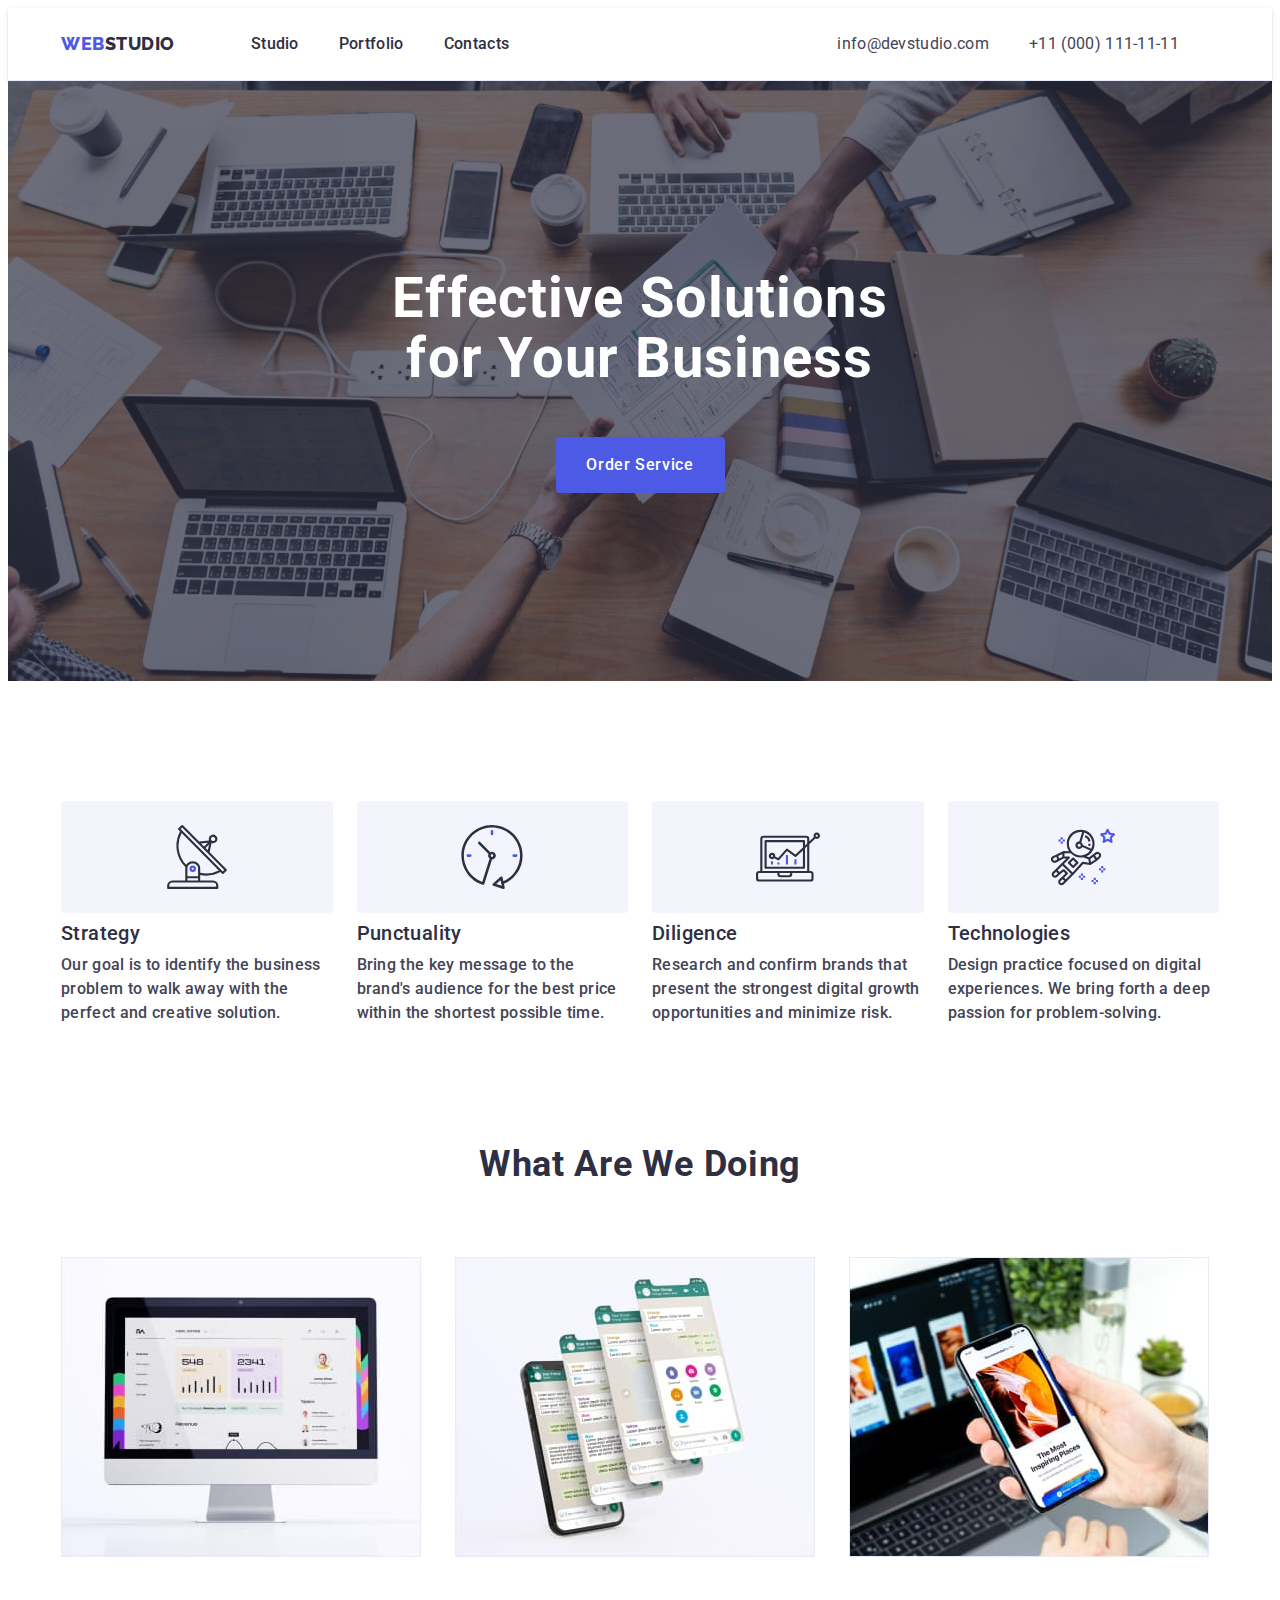
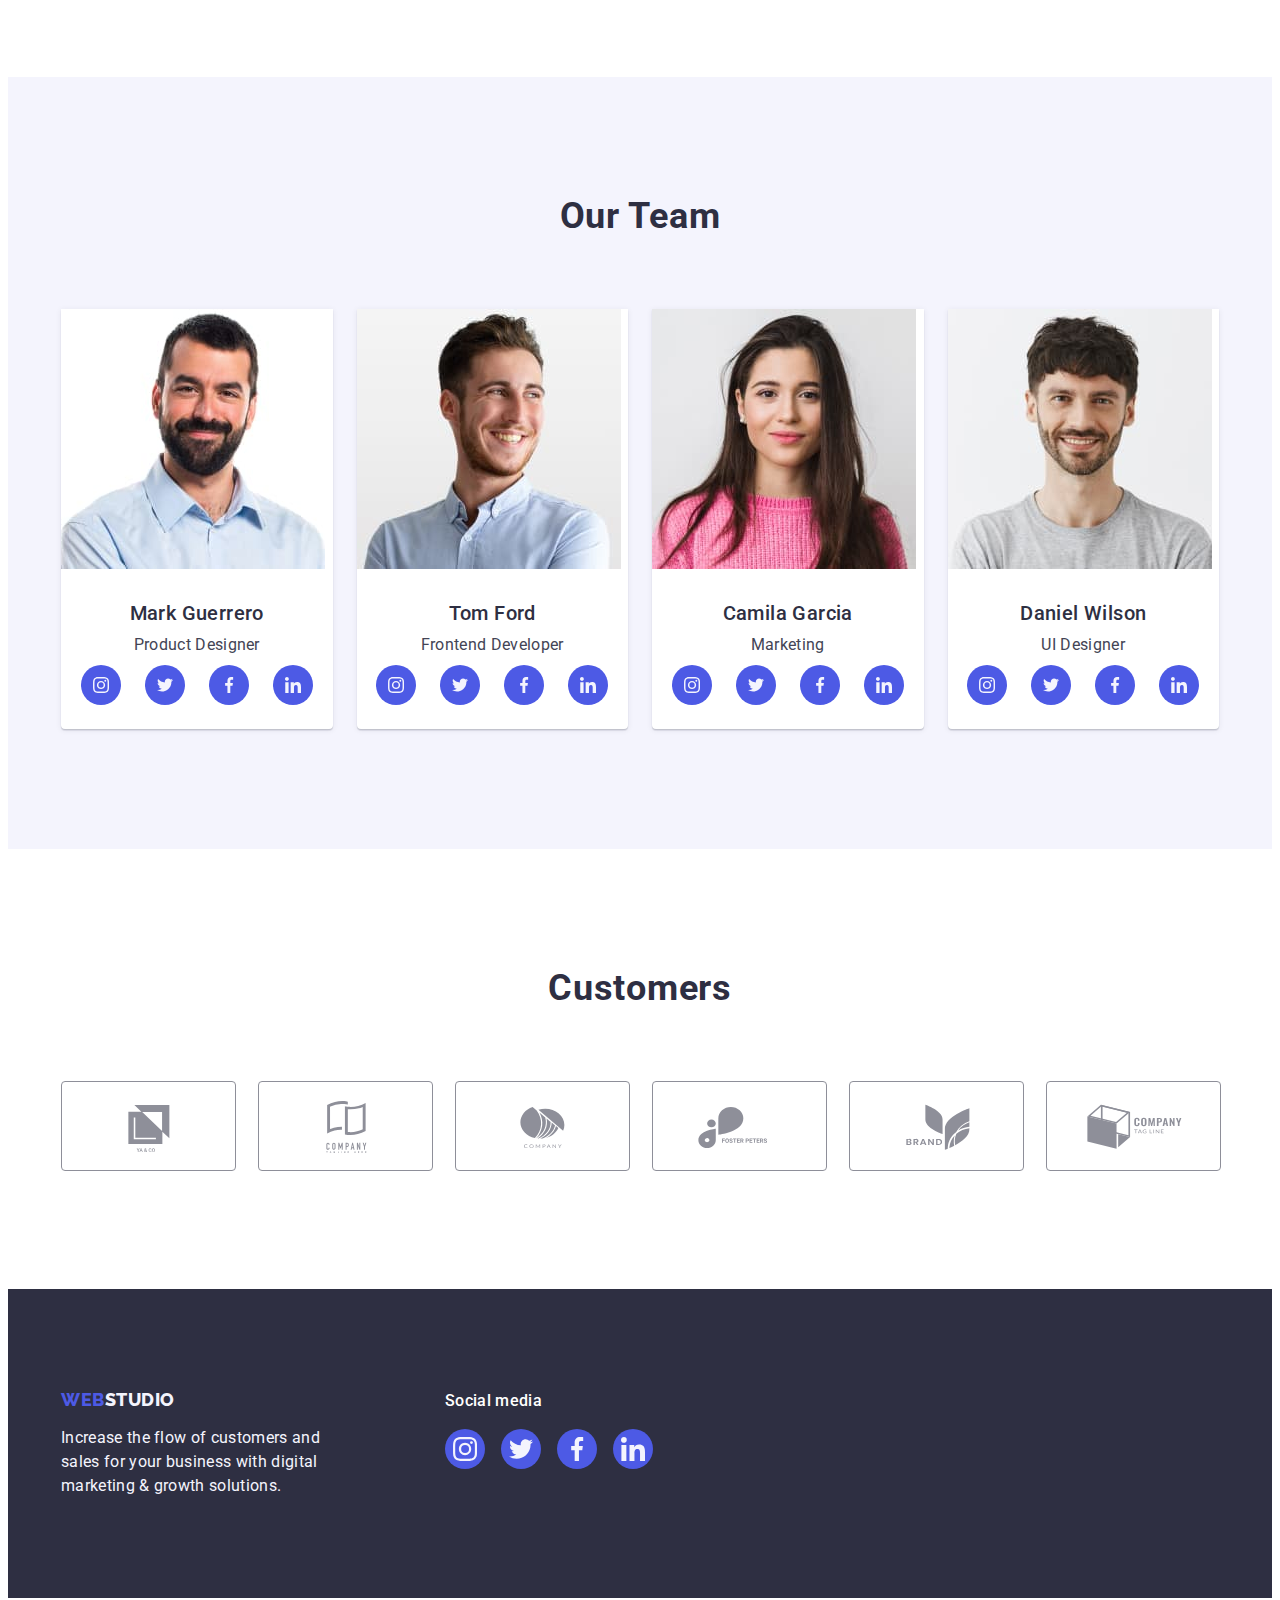
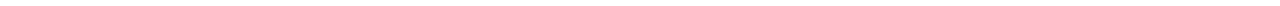
<file: index.html>
<!DOCTYPE html>
<html lang="en">
  <head>
    <title>Effective sollutions for business</title>
    <link rel="preconnect" href="https://fonts.googleapis.com">
    <link rel="preconnect" href="https://fonts.gstatic.com" crossorigin>
    <link href="https://fonts.googleapis.com/css2?family=Raleway:wght@800&family=Roboto:wght@400;500;700;900&display=swap"
      rel="stylesheet">
    <link rel="stylesheet" href="https://cdnjs.cloudflare.com/ajax/libs/modern-normalize/2.0.0/modern-normalize.min.css"
      integrity="sha512-4xo8blKMVCiXpTaLzQSLSw3KFOVPWhm/TRtuPVc4WG6kUgjH6J03IBuG7JZPkcWMxJ5huwaBpOpnwYElP/m6wg=="
      crossorigin="anonymous" referrerpolicy="no-referrer" />
    <link rel="stylesheet" href="./css/styles.css">
  </head>
  <body>
    <header class="header">
      <div class="div-container container">
      <nav class="nav-header">
        <a class="logo link" href="./index.html"
          >Web<span class="logo-studio">Studio</span></a
        >
        <ul class="list nav-list">
          <li>
            <a class="link nav-link" href="./index.html">Studio</a></li>
          <li>
            <a class="link nav-link" href="./portfolio.html">Portfolio</a>
          </li>
          <li><a class="link nav-link" href="">Contacts</a></li>
        </ul>
      </nav>
      <address class="address">
        <ul class="list address-list">
          <li>
            <a class="link address-link" href="mailto:info@devstudio.com"
              >info@devstudio.com</a
            >
          </li>
          <li>
            <a class="link address-link" href="tel:+110001111111"
              >+11 (000) 111-11-11</a
            >
          </li>
        </ul>
      </address>
      </div>
    </header>
    <main>
        <section class="section-one">
          <div class="container">
        <h1 class="section-one-text">Effective Solutions for Your Business</h1>
        <button type="button" class="button">Order Service</button>
        </div>
        </section>
      <section class="section-two">
        <div class="container">
        <h2 class="section-two-text visually-hidden">Our values</h2>
        <ul class="list list-section-two">
          <li class="section-two-item">
           <div class="section-two-icons">
            <svg width="64" height="64">
              <use href="./images/icons.svg#icon-antenna"></use>
            </svg>
            </div>
            <h3 class="section-two-header">Strategy</h3>
            <p class="section-two-paragraph">
              Our goal is to identify the business problem to walk away with the
              perfect and creative solution.
            </p>
          </li>
          <li class="section-two-item">
            <div class="section-two-icons">
            <svg width="64" height="64">
              <use href="./images/icons.svg#icon-clock"></use>
            </svg>
            </div>
            <h3 class="section-two-header">Punctuality</h3>
            <p class="section-two-paragraph">
              Bring the key message to the brand's audience for the best price
              within the shortest possible time.
            </p>
          </li>
          <li class="section-two-item">
            <div class="section-two-icons">
            <svg width="64" height="64">
              <use href="./images/icons.svg#icon-diagram"></use>
            </svg>
            </div>
            <h3 class="section-two-header">Diligence</h3>
            <p class="section-two-paragraph">
              Research and confirm brands that present the strongest digital
              growth opportunities and minimize risk.
            </p>
          </li>
          <li class="section-two-item">
            <div class="section-two-icons">
            <svg width="64" height="64">
              <use href="./images/icons.svg#icon-astronaut "></use>
            </svg>
            </div>
            <h3 class="section-two-header">Technologies</h3>
            <p class="section-two-paragraph">
              Design practice focused on digital experiences. We bring forth a
              deep passion for problem-solving.
            </p>
          </li>
        </ul>
        </div>
      </section>
      <section class="section-three">
        <div class="container">
        <h2 class="section-three-text">What are we doing</h2>
        <ul class="list list-section-three">
          <li class="section-three-item">
            <img
              src="./images/hw1/1/img1.jpg"
              alt="screen of computer"
              width="360"
              height="300"
            />
          </li>
          <li class="section-three-item">
            <img
              src="./images/hw1/1/img2.jpg"
              alt="four phones"
              width="360"
              height="300"
            />
          </li>
          <li class="section-three-item">
            <img
              src="./images/hw1/1/img3.jpg"
              alt="phone in hand and laptop"
              width="360"
              height="300"
            />
          </li>
        </ul>
        </div>
      </section>
      <section class="section-four">
        <div class="container">
        <h2 class="section-four-text">Our Team</h2>
        <ul class="list section-four-list">
          <li class="section-four-item">
            <img
              src="./images/hw1/2/img1.jpg"
              alt="bearded man in blue shirt"
              width="264"
              height="260"
            />
            <div class="name-and-position">
            <h3 class="section-four-header">Mark Guerrero</h3>
            <p class="section-four-paragraph">Product Designer</p>
            <ul class="list section-four-list">
              <li class="section-four-icons">
                <a href="" class="section-four-icons-list">
                <svg class="section-four-svg" width="16" height="16">
              <use href="./images/icons.svg#icon-instagram-team"></use>
            </svg>
            </a>
            </li>
            <li class="section-four-icons">
              <a href="" class="section-four-icons-list">
            <svg class="section-four-svg" width="16" height="16">
              <use href="./images/icons.svg#icon-twitter-team"></use>
            </svg>
            </a>
            </li>
            <li class="section-four-icons">
              <a href="" class="section-four-icons-list">
            <svg class="section-four-svg" width="16" height="16">
              <use href="./images/icons.svg#icon-facebook-team"></use>
            </svg>
            </a>
            </li>
            <li class="section-four-icons">
              <a href="" class="section-four-icons-list">
            <svg class="section-four-svg" width="16" height="16">
              <use href="./images/icons.svg#icon-linkedin-team"></use>
            </svg>
            </a>
            </li>
            </ul>
            </div>
          </li>
          <li class="section-four-item">
            <img
              src="./images/hw1/2/img2.jpg"
              alt="young smiling man in shirt"
              width="264"
              height="260"
            />
            <div class="name-and-position">
            <h3 class="section-four-header">Tom Ford</h3>
            <p class="section-four-paragraph">Frontend Developer</p>
            <ul class="list section-four-list">
              <li class="section-four-icons">
                <a href="" class="section-four-icons-list">
                  <svg class="section-four-svg" width="16" height="16">
                    <use href="./images/icons.svg#icon-instagram-team"></use>
                  </svg>
                </a>
              </li>
              <li class="section-four-icons">
                <a href="" class="section-four-icons-list">
                  <svg class="section-four-svg" width="16" height="16">
                    <use href="./images/icons.svg#icon-twitter-team"></use>
                  </svg>
                </a>
              </li>
              <li class="section-four-icons">
                <a href="" class="section-four-icons-list">
                  <svg class="section-four-svg" width="16" height="16">
                    <use href="./images/icons.svg#icon-facebook-team"></use>
                  </svg>
                </a>
              </li>
              <li class="section-four-icons">
                <a href="" class="section-four-icons-list">
                  <svg class="section-four-svg" width="16" height="16">
                    <use href="./images/icons.svg#icon-linkedin-team"></use>
                  </svg>
                </a>
              </li>
            </ul>
            </div>
          </li>
          <li class="section-four-item">
            <img
              src="./images/hw1/2/img3.jpg"
              alt="young woman in pink sweater"
              width="264"
              height="260"
            />
            <div class="name-and-position">
            <h3 class="section-four-header">Camila Garcia</h3>
            <p class="section-four-paragraph">Marketing</p>
          <ul class="list section-four-list">
            <li class="section-four-icons">
              <a href="" class="section-four-icons-list">
                <svg class="section-four-svg" width="16" height="16">
                  <use href="./images/icons.svg#icon-instagram-team"></use>
                </svg>
              </a>
            </li>
            <li class="section-four-icons">
              <a href="" class="section-four-icons-list">
                <svg class="section-four-svg" width="16" height="16">
                  <use href="./images/icons.svg#icon-twitter-team"></use>
                </svg>
              </a>
            </li>
            <li class="section-four-icons">
              <a href="" class="section-four-icons-list">
                <svg class="section-four-svg" width="16" height="16">
                  <use href="./images/icons.svg#icon-facebook-team"></use>
                </svg>
              </a>
            </li>
            <li class="section-four-icons">
              <a href="" class="section-four-icons-list">
                <svg class="section-four-svg" width="16" height="16">
                  <use href="./images/icons.svg#icon-linkedin-team"></use>
                </svg>
              </a>
            </li>
          </ul>
            </div>
          </li>
          <li class="section-four-item">
            <img
              src="./images/hw1/2/img4.jpg"
              alt="young smiling man in grey t-shirt"
              width="264"
              height="260"
            />
            <div class="name-and-position">
            <h3 class="section-four-header">Daniel Wilson</h3>
            <p class="section-four-paragraph">UI Designer</p>
          <ul class="list section-four-list">
            <li class="section-four-icons">
              <a href="" class="section-four-icons-list">
                <svg class="section-four-svg" width="16" height="16">
                  <use href="./images/icons.svg#icon-instagram-team"></use>
                </svg>
              </a>
            </li>
            <li class="section-four-icons">
              <a href="" class="section-four-icons-list">
                <svg class="section-four-svg" width="16" height="16">
                  <use href="./images/icons.svg#icon-twitter-team"></use>
                </svg>
              </a>
            </li>
            <li class="section-four-icons">
              <a href="" class="section-four-icons-list">
                <svg class="section-four-svg" width="16" height="16">
                  <use href="./images/icons.svg#icon-facebook-team"></use>
                </svg>
              </a>
            </li>
            <li class="section-four-icons">
              <a href="" class="section-four-icons-list">
                <svg class="section-four-svg" width="16" height="16">
                  <use href="./images/icons.svg#icon-linkedin-team"></use>
                </svg>
              </a>
            </li>
          </ul>
            </div>
          </li>
        </ul>
        </div>
      </section>
      <section class="section-five">
        <div class="container">
          <h2 class="section-five-text">Customers</h2>
          <ul class="list section-five-list">
            <li class="section-five-item">
              <a href="" class="section-five-link">
                <svg class="section-five-svg"
                width="104"
                height="56">
                  <use href="./images/icons.svg#icon-customer-one"></use>
                </svg>
                </a>
            </li>
                <li class="section-five-item">
                <a href="" class="section-five-link">
                <svg class="section-five-svg"
                width="104"
                height="56">
                  <use href="./images/icons.svg#icon-customer-two"></use>
                </svg>
                </a>
              </li>
               <li class="section-five-item">
                <a href="" class="section-five-link">
                <svg class="section-five-svg"
                width="104"
                height="56">
                  <use href="./images/icons.svg#icon-customer-three"></use>
                </svg>
                </a>
              </li>
                <li class="section-five-item">
                  <a href="" class="section-five-link">
                  <svg class="section-five-svg"
                  width="104"
                height="56">
                  <use href="./images/icons.svg#icon-customer-four"></use>
                </svg>
                </a>
                </li>
                <li class="section-five-item">
                <a href="" class="section-five-link">
                <svg class="section-five-svg"
                width="104"
                height="56">
                  <use href="./images/icons.svg#icon-customer-five"></use>
                </svg>
                </a>
                </li>
                <li class="section-five-item">
                <a href="" class="section-five-link">
                <svg class="section-five-svg"
                width="104"
                height="56">
                  <use href="./images/icons.svg#icon-customer-six"></use>
                </svg>
                </a>
                </li>
                </ul>
        </div>
      </section>
    </main>
    <footer class="footer">
      <div class="container footer-container">
        <div class="footer-container-div-first">
      <a class="logo link logo-link-footer" href="./index.html"
        >Web<span class="logo-studio-footer">Studio</span></a>
      <p class="logo-footer">
        Increase the flow of customers and sales for your business with digital
        marketing & growth solutions.
      </p>
      </div>
      <div>
        <p class="social-media-footer">Social media</p>
        <ul class="list social-media-footer-list">
          <li class="footer-social-media-icons">
            <a href="" class="footer-social-media-icons-list">
            <svg class="footer-svg" width="24" height="24">
              <use href="./images/icons.svg#icon-instagram"></use>
            </svg>
            </a>
          </li>
          <li class="footer-social-media-icons">
            <a href="" class="footer-social-media-icons-list">
            <svg class="footer-svg" width="24" height="24">
              <use href="./images/icons.svg#icon-twitter"></use>
            </svg>
            </a>
          </li>
          <li class="footer-social-media-icons">
            <a href="" class="footer-social-media-icons-list">
            <svg class="footer-svg" width="24" height="24">
              <use href="./images/icons.svg#icon-facebook"></use>
            </svg>
            </a>
          </li>
          <li class="footer-social-media-icons">
            <a href="" class="footer-social-media-icons-list">
            <svg class="footer-svg" width="24" height="24">
              <use href="./images/icons.svg#icon-linkedin"></use>
            </svg>
            </a>
          </li>
        </ul>
        </div>
      </div>
    </footer>
  </body>
</html>
</file>
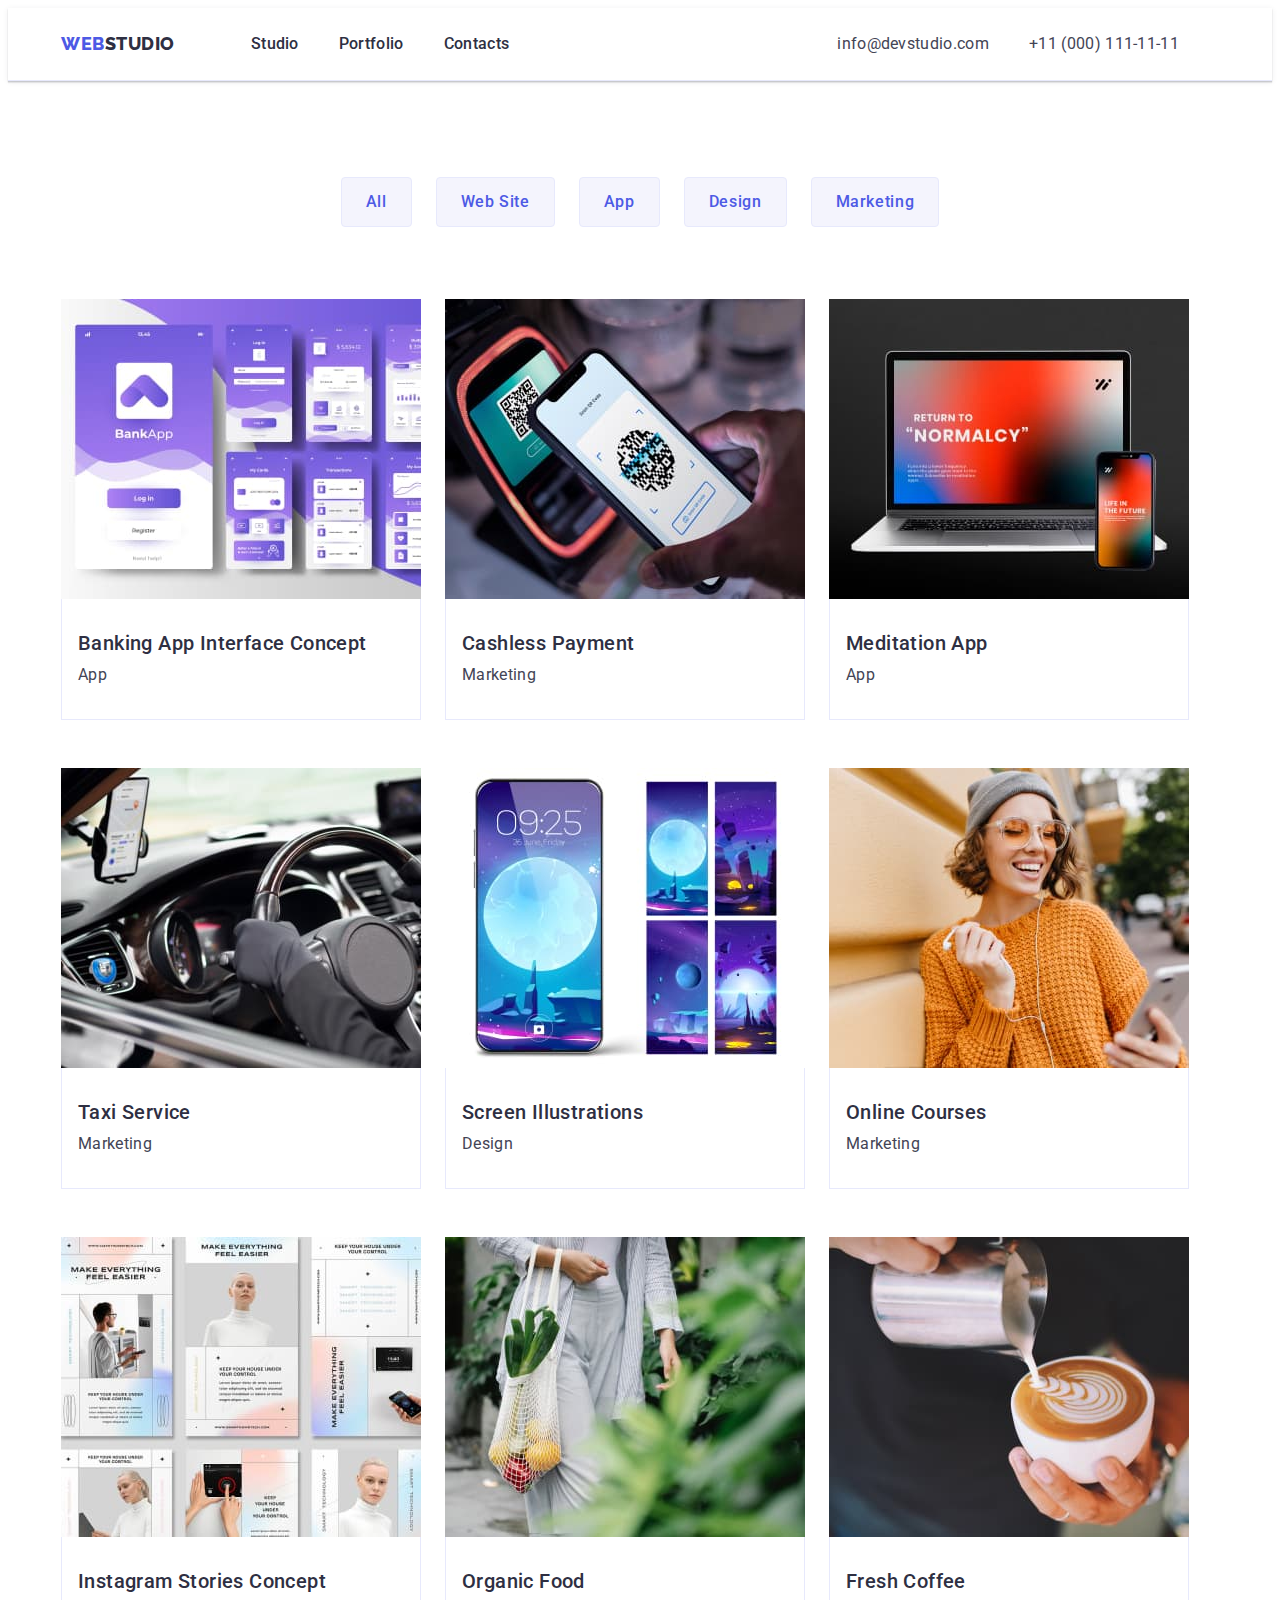
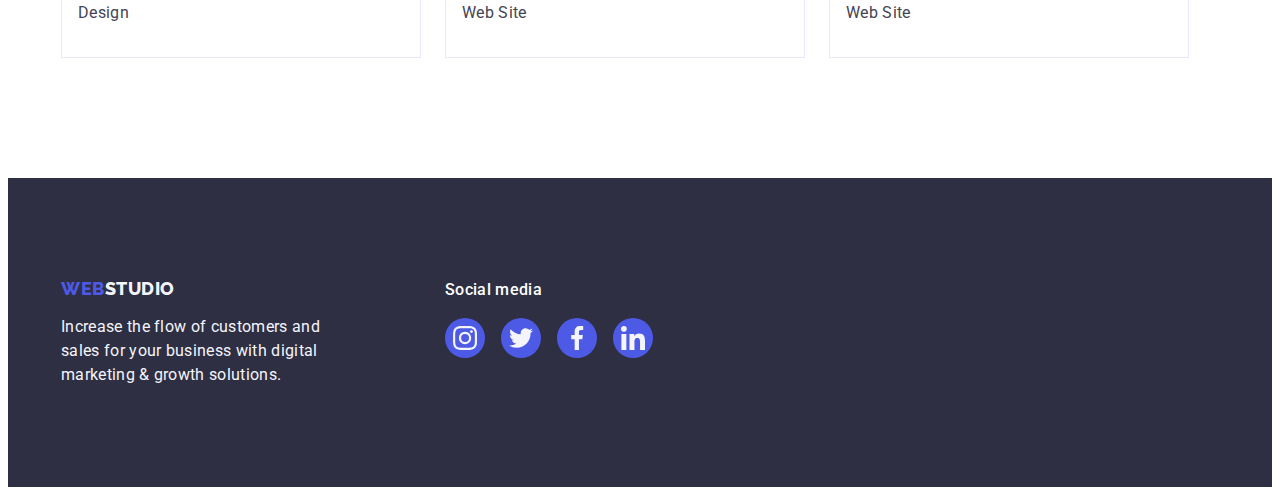
<file: portfolio.html>
<!DOCTYPE html>
<html lang="en">

<head>
    <title>Portfolio</title>
    <link rel="preconnect" href="https://fonts.googleapis.com">
    <link rel="preconnect" href="https://fonts.gstatic.com" crossorigin>
    <link href="https://fonts.googleapis.com/css2?family=Raleway:wght@800&family=Roboto:wght@400;500;700;900&display=swap"
        rel="stylesheet">
    <link rel="stylesheet" href="https://cdnjs.cloudflare.com/ajax/libs/modern-normalize/2.0.0/modern-normalize.min.css"
        integrity="sha512-4xo8blKMVCiXpTaLzQSLSw3KFOVPWhm/TRtuPVc4WG6kUgjH6J03IBuG7JZPkcWMxJ5huwaBpOpnwYElP/m6wg=="
        crossorigin="anonymous" referrerpolicy="no-referrer" />
    <link rel="stylesheet" href="./css/styles.css">
</head>
<body>
    <header class="header">
        <div class="div-container container">
            <nav class="nav-header">
                <a class="logo link" href="./index.html">Web<span class="logo-studio">Studio</span></a>
                <ul class="list nav-list">
                    <li>
                        <a class="link nav-link" href="./index.html">Studio</a>
                    </li>
                    <li>
                        <a class="link nav-link" href="./portfolio.html">Portfolio</a>
                    </li>
                    <li><a class="link nav-link" href="">Contacts</a></li>
                </ul>
            </nav>
            <address class="address">
                <ul class="list address-list">
                    <li>
                        <a class="link address-link" href="mailto:info@devstudio.com">info@devstudio.com</a>
                    </li>
                    <li>
                        <a class="link address-link" href="tel:+110001111111">+11 (000) 111-11-11</a>
                    </li>
                </ul>
            </address>
        </div>
    </header>
    <main>
        <section class="main-section-portfolio">
            <div class="container">
            <h1 class="visually-hidden">Buttons</h1>
            <ul class="list portfolio-buttons">
            <li><button class="button-main-section" type="button">All</button></li>
            <li><button class="button-main-section" type="button">Web Site</button></li>
            <li><button class="button-main-section" type="button">App</button></li>
            <li><button class="button-main-section" type="button">Design</button></li>
            <li><button class="button-main-section" type="button">Marketing</button></li>
             </ul>
            <ul class="list portfolio-cards">
                <li class="portfolio-item">
                    <a href="" class="link portfolio-link">
                    <img src="./images/hw2/row1/row1img1.jpg" alt="some app" width="360" height="300">
                    <div class="list-portfolio-main-section">
                    <h2 class="heading">Banking App Interface Concept</h2>
                    <p class="paragraph">App</p>
                    </div>
                </a>
                </li>
                <li class="portfolio-item">
                    <a href="" class="link portfolio-link">
                    <img src="./images/hw2/row1/row1img2.jpg" alt="paying by phone" width="360" height="300">
                    <div class="list-portfolio-main-section">
                    <h2 class="heading">Cashless Payment</h2>
                    <p class="paragraph">Marketing</p>
                    </div>
                </a>
                </li>
                <li class="portfolio-item">
                    <a href="" class="link portfolio-link">
                    <img src="./images/hw2/row1/row1img3.jpg" alt="screen of computer and phone" width="360" height="300">
                    <div class="list-portfolio-main-section">
                    <h2 class="heading">Meditation App</h2>
                    <p class="paragraph">App</p>
                    </div>
                </a>
                </li>
                <li class="portfolio-item">
                    <a href="" class="link portfolio-link">
                    <img src="./images/hw2/row2/row2img1.jpg" alt="car interior" width="360"
                        height="300">
                    <div class="list-portfolio-main-section">
                    <h2 class="heading">Taxi Service</h2>
                    <p class="paragraph">Marketing</p>
                    </div>
                </a>
                </li>
                <li class="portfolio-item">
                    <a href="" class="link portfolio-link">
                    <img src="./images/hw2/row2/row2img2.jpg" alt="screen of phone" width="360" height="300">
                    <div class="list-portfolio-main-section">
                    <h2 class="heading">Screen Illustrations</h2>
                    <p class="paragraph">Design</p>
                    </div>
                    </a>
                </li>
                <li class="portfolio-item">
                    <a href="" class="link portfolio-link">
                    <img src="./images/hw2/row2/row2img3.jpg" alt="lady with phone" width="360" height="300">
                    <div class="list-portfolio-main-section">
                    <h2 class="heading">Online Courses</h2>
                    <p class="paragraph">Marketing</p>
                    </div>
                    </a>
                </li>
                <li class="portfolio-item">
                    <a href="" class="link portfolio-link">
                    <img src="./images/hw2/row3/row3img1.jpg" alt="few photos of projects" width="360" height="300">
                    <div class="list-portfolio-main-section">
                    <h2 class="heading">Instagram Stories Concept</h2>
                    <p class="paragraph">Design</p>
                    </div>
                    </a>
                </li>
                <li class="portfolio-item">
                    <a href="" class="link portfolio-link">
                    <img src="./images/hw2/row3/row3img2.jpg" alt="woman with a bag" width="360" height="300">
                    <div class="list-portfolio-main-section">
                    <h2 class="heading">Organic Food</h2>
                    <p class="paragraph">Web Site</p>
                    </div>
                    </a>
                </li>
                <li class="portfolio-item">
                    <a href="" class="link portfolio-link">
                    <img src="./images/hw2/row3/row3img3.jpg" alt="picture of coffee" width="360" height="300">
                    <div class="list-portfolio-main-section">
                    <h2 class="heading">Fresh Coffee</h2>
                    <p class="paragraph">Web Site</p>
                    </div>
                    </a>
                </li>
            </ul>
            </div>
        </section>
    </main>
    <footer class="footer">
        <div class="container footer-container">
            <div class="footer-container-div-first">
                <a class="logo link logo-link-footer" href="./index.html">Web<span
                        class="logo-studio-footer">Studio</span></a>
                <p class="logo-footer">
                    Increase the flow of customers and sales for your business with digital
                    marketing & growth solutions.
                </p>
            </div>
            <div>
                <p class="social-media-footer">Social media</p>
                <ul class="list social-media-footer-list">
                    <li class="footer-social-media-icons">
                        <a href="" class="footer-social-media-icons-list">
                            <svg class="footer-svg" width="24" height="24">
                                <use href="./images/icons.svg#icon-instagram"></use>
                            </svg>
                        </a>
                    </li>
                    <li class="footer-social-media-icons">
                        <a href="" class="footer-social-media-icons-list">
                            <svg class="footer-svg" width="24" height="24">
                                <use href="./images/icons.svg#icon-twitter"></use>
                            </svg>
                        </a>
                    </li>
                    <li class="footer-social-media-icons">
                        <a href="" class="footer-social-media-icons-list">
                            <svg class="footer-svg" width="24" height="24">
                                <use href="./images/icons.svg#icon-facebook"></use>
                            </svg>
                        </a>
                    </li>
                    <li class="footer-social-media-icons">
                        <a href="" class="footer-social-media-icons-list">
                            <svg class="footer-svg" width="24" height="24">
                                <use href="./images/icons.svg#icon-linkedin"></use>
                            </svg>
                        </a>
                    </li>
                </ul>
            </div>
        </div>
    </footer>
</body>

</html>
</file>
<file: css/styles.css>
:root {
   --primary-brand-color: #4D5AE5;
   --pressed-state-color: #404BBF;
   --dark-color: #2E2F42;
   --success-color: #31D0AA;
   --text-color: #434455;
   --subtle-text-color: #8E8F99;
   --accent-color: #E7E9FC;
   --light-color: #F4F4FD;
   --modal-overlay-color: #2E2F42;
   --hero-background-color: #2E2F42;
   --white-background-color: #FFFFFF;
   --modal-background-color: #FCFCFC;
   --logo-color: #4d5ae5;
   --dark-blue-color: #2e2f42;
   --button-color: #e7e9fc;
 }
 body {
     font-family: 'Roboto', sans-serif;
     color: #434455;
     background-color: #FFFFFF;
 }
 img {
    display: block;
 }
 h1,
 h2,
 h3,
 h4,
 h5,
 h6,
 p {
    margin: 0;
 }
.logo {
    font-family: "Raleway", sans-serif;
    font-weight: 800;
    font-size: 18px;
    line-height: 1.17;
    letter-spacing: 0.03em;
    text-transform: uppercase;
    text-decoration: none;
    color: var(--logo-color);
    margin-right: 76px;
}
.logo::before {
    color: var(--logo-color);
}
.link {
    text-decoration: none;
}
.logo-studio {
    color: var(--dark-blue-color);
}
.logo-studio-footer {
    color: #f4f4fd;
}
.list{
    list-style: none;
    margin: 0;
    padding: 0;
}
.list-section-two {
    gap: 24px;
    display: flex;
}
.section-two-item {
    width: calc((100% - 72px)/4);
}
.section-three-item {
    width: calc((100% - 48px)/3);
}
.section-four-item {
    width: calc((100% - 72px)/4);
    border-radius: 0px 0px 4px 4px;
    background-color: #FFFFFF;
    box-shadow: 0px 1px 6px rgba(46, 47, 66, 0.08),
        0px 1px 1px rgba(46, 47, 66, 0.16),
        0px 2px 1px rgba(46, 47, 66, 0.08);
}
.section-five-item {
    width: calc((100% - 120px)/6);
    height: 88px;
}
.section-five-link {
    width: 100%;
    height: 100%;
    border: 1px solid #8e8f99;
    border-radius: 4px;
    display: flex;
    align-items: center;
    justify-content: center;
    color: var(--subtle-text-color);
}
.section-five-link:hover {
    border-color: #404bbf;
    color: #404bbf;
}
.section-five-link:focus {
    border-color: #404bbf;
    color: #404bbf;
}
.section-five-svg {
    fill: currentColor;
}
.span {
    color: #f4f4fd;
}
.nav-link {
    font-weight: 500;
    line-height: 1.5;
    letter-spacing: 0.02em;
    color: var(--dark-blue-color);
    padding: 24px 0;
}
.nav-link:hover {
    color:#404bbf;
}
.nav-link:focus {
    color: #404bbf;
}
.address {
    font-style: normal;
}
.address-link {
    font-weight: 400;
    line-height: 1.5;
    letter-spacing: 0.02em;
    color: var(--text-color);
}
.address-link:hover {
    color: #404bbf;
}

.address-link:focus {
    color: #404bbf;
}
.mail {
    line-height: 1.5;
    letter-spacing: 0.02em;
    color: #434455;
}
.mail:hover {
    color: #404bbf;
}
.mail:visited {
    color: #404bbf;
}
.button {
    cursor: pointer;
    font-family: "Roboto", sans-serif;
    font-weight: 500;
    font-size: 16px;
    line-height: 1.5;
    letter-spacing: 0.04em;
    color: #ffffff;
    background-color: #4D5AE5;
    max-width: 496px;
    min-width: 169px;
    height: 56px;
    border: none;
    border-radius: 4px;
    display: block;
    margin: auto;
}
.button:hover {
    background-color: #404BBF;
}
.button:focus {
    background-color: #404BBF;
}
.button:active {
    background-color: #404BBF;
}
.button-main-section {
    cursor: pointer;
        font-family: "Roboto", sans-serif;
        font-weight: 500;
        font-size: 16px;
        line-height: 1.5;
        letter-spacing: 0.04em;
        color: var(--logo-color);
        background-color: var(--light-color);
        padding: 12px 24px;
        border: 1px solid var(--button-color);
        border-radius: 4px;
}
.button-main-section:hover {
    color: #FFFFFF;
    background-color: #404BBF;
    border: 1px solid transparent;
    box-shadow: 0px 3px 1px rgba(0, 0, 0, 0.1),
        0px 2px 1px rgba(0, 0, 0, 0.08),
        0px 2px 2px rgba(0, 0, 0, 0.12);;
}

.button-main-section:focus {
    color: #FFFFFF;
    background-color: #404BBF;
    border: 1px solid transparent;
    box-shadow: 0px 3px 1px rgba(0, 0, 0, 0.1),
            0px 2px 1px rgba(0, 0, 0, 0.08),
            0px 2px 2px rgba(0, 0, 0, 0.12);
        ;
}

.button-main-section:active {
    background-color: #404BBF;
}
.tag {
    font-size: 56px;
    line-height: 1.07;
    text-align: center;
    letter-spacing: 0.02em;
    color: #ffffff;
}
.section-one {
    background-color: #2e2f42;
    padding: 188px 0;
    background-image: linear-gradient(rgba(46, 47, 66, 0.7), rgba(46, 47, 66, 0.7)), url(../images/hw4/people-office.jpg);
    max-width: 1440px;
    background-repeat: no-repeat;
    background-position: center;
    background-size: cover;
    margin: 0 auto;
}
.section-two {
    font-weight: 500;
    font-size: 20px;
    line-height: 1.2;
    letter-spacing: 0.02em;
    color: var(--dark-blue-color);
    padding: 120px 0;
}
.section-three {
    font-size: 36px;
    line-height: 1.11;
    text-align: center;
    letter-spacing: 0.02em;
    text-transform: capitalize;
    color: var(--dark-blue-color);
    padding-bottom: 120px;
}
.section-four {
    background-color: #F4F4FD;
    padding: 120px 0;
}
.section-five {
    padding-top: 120px;
    padding-bottom: 120px;
}
.footer {
    background-color: #2e2f42;
    padding: 100px 0;
}
.section-one-text {
    font-size: 56px;
    line-height: 1.07;
    letter-spacing: 0.02em;
    color: #ffffff;
    max-width: 496px;
    text-align: center;
    margin: 0 auto;
    margin-bottom: 48px;
}
.section-two-text {
    font-weight: 500;
    font-size: 20px;
    line-height: 1.2;
    letter-spacing: 0.02em;
    color: var(--dark-blue-color);
}
.section-three-text {
    font-size: 36px;
    line-height: 1.11;
    text-align: center;
    letter-spacing: 0.02em;
    text-transform: capitalize;
    color: var(--dark-blue-color);
    margin-bottom: 72px;
}
.section-four-text {
    font-size: 36px;
    line-height: 1.11;
    text-align: center;
    letter-spacing: 0.02em;
    text-transform: capitalize;
    color: var(--dark-blue-color);
    margin-bottom: 72px;
}
.section-five-text {
    font-size: 36px;
    line-height: 1.11;
    text-align: center;
    letter-spacing: 0.02em;
    text-transform: capitalize;
    color: var(--dark-blue-color);
    margin-bottom: 72px;
}
.section-two-header {
    font-weight: 500;
    font-size: 20px;
    line-height: 1.2;
    letter-spacing: 0.02em;
    color: var(--dark-blue-color);
    margin-bottom: 8px;
}
.section-four-header {
    font-weight: 500;
    font-size: 20px;
    line-height: 1.2;
    letter-spacing: 0.02em;
    color: var(--dark-blue-color);
    text-align: center;
    margin-bottom: 8px;
}
.section-two-paragraph {
    font-size: 16px;
    line-height: 1.5;
    letter-spacing: 0.02em;
    color: var(--text-color);
    font-weight: 400px;
}
.section-two-icons {
    display: flex;
    align-items: center;
    justify-content: center;
    height: 112px;
    background-color: #f4f4fd;
    border-radius: 4px;
    margin-bottom: 8px;
}
.section-four-paragraph {
    font-size: 16px;
    line-height: 1.5;
    letter-spacing: 0.02em;
    color: var(--text-color);
    text-align: center;
}
.section-four-svg {
    fill: var(--light-color)

}
.section-four-social {
    display: flex;
    justify-content: center;
    gap: 24px;
}
.section-four-icons {
    width: 40px;
    height: 40px;
    justify-content: center;
}
.section-four-icons-list {
    width: 100%;
    height: 100%;
    background-color: var(--logo-color);
    border-radius: 50%;
    display: flex;
    align-items: center;
    justify-content: center;
    margin-top: 8px;
}
.section-four-icons-list:hover {
    background-color: #404bbf;
}
.section-four-icons-list:focus {
    background-color: #404bbf;
}
.section-four-list {
    gap: 24px;
    display: flex;
    justify-content: center;
}
.section-five-list {
    gap: 24px;
    display: flex;
}
.heading {
    font-weight: 500;
    font-size: 20px;
    line-height: 1.2;
    letter-spacing: 0.02em;
    color: var(--dark-blue-color);
    margin-bottom: 8px;
}
.paragraph {
    line-height: 1.5;
    letter-spacing: 0.02em;
    color: var(--text-color);
}
.logo-link-footer {
    display: inline-block;
    margin-bottom: 16px;
}
.logo-footer {
    line-height: 1.5;
    letter-spacing: 0.02em;
    color: var(--light-color);
    max-width: 264px;
}
.section-four-color {
    background-color: #FFFFFF
}
.header {
    border-bottom: 1px solid #e7e9fc;
    padding: 24px 0;
    box-shadow: 0px 2px 1px rgba(46, 47, 66, 0.08),
        0px 1px 1px rgba(46, 47, 66, 0.16),
        0px 1px 6px rgba(46, 47, 66, 0.08);
}
.div-container {
    display: flex;
}
.container {
    width: 1158px;
    margin: 0 auto;
    padding: 0 15px;
}
.nav-header {
    display: flex;
    align-items: center;
    margin-right: 328px;
}
.list-section-three {
    gap: 24px;
    display: flex;
}
.name-and-position {
    padding: 32px 0px;
}
.main-section-portfolio {
    padding: 96px 0 120px 0;
}
.name-and-category-of-app {
    padding: 32px 16px;
    border: 1px solid #e7e9fc;
    border-top: none;
    margin-bottom: 8px;
}
.portfolio-buttons {
    flex-wrap: wrap;
    justify-content: center;
    gap: 24px;
    display: flex;
    margin-bottom: 72px;
}
.portfolio-cards {
    display: flex;
    flex-wrap: wrap;
    gap: 48px 24px;
}
.portfolio-item {
}
.portfolio-link {
    display: block;
}
.portfolio-link:hover {
    box-shadow: 0px 1px 6px rgba(46, 47, 66, 0.08),
        0px 1px 1px rgba(46, 47, 66, 0.16),
        0px 2px 1px rgba(46, 47, 66, 0.08);
}
.portfolio-link:focus {
    box-shadow: 0px 1px 6px rgba(46, 47, 66, 0.08),
        0px 1px 1px rgba(46, 47, 66, 0.16),
        0px 2px 1px rgba(46, 47, 66, 0.08);
}
.list-portfolio-main-section {
    padding: 32px 16px;
    border: 1px solid #e7e9fc;
    border-top: none;
}
.visually-hidden {
    position: absolute;
    width: 1px;
    height: 1px;
    margin: -1px;
    border: 0;
    padding: 0;
    white-space: nowrap;
    clip-path: inset(100%);
    clip: rect(0 0 0 0);
    overflow: hidden;
}
.address-list {
    display: flex;
    gap: 40px;
}
.nav-list {
    display: flex;
    gap: 40px;
}
.social-media-footer {
    font-weight: 500;
    font-size: 16px;
    line-height: 1.5;
    letter-spacing: 0.02em;
    color: var(--white-background-color);
    margin-bottom: 16px;
}
.social-media-footer-list {
    display: flex;
    gap: 16px;
}
.footer-container {
    display: flex;
    align-items: baseline;
}
.footer-container-div-first {
    margin-right: 120px;
}
.footer-social-media-icons {
    height: 40px;
    width: 40px;

}
.footer-social-media-icons-list {
    width: 100%;
    height: 100%;
    background-color: var(--logo-color);
    border-radius: 50%;
    display: flex;
    align-items: center;
    justify-content: center;
}
.footer-social-media-icons-list:hover {
    background-color: #31d0aa;
}
.footer-social-media-icons-list:focus {
    background-color: #31d0aa;
}
.footer-svg {
    fill: var(--light-color);
}
</file>
